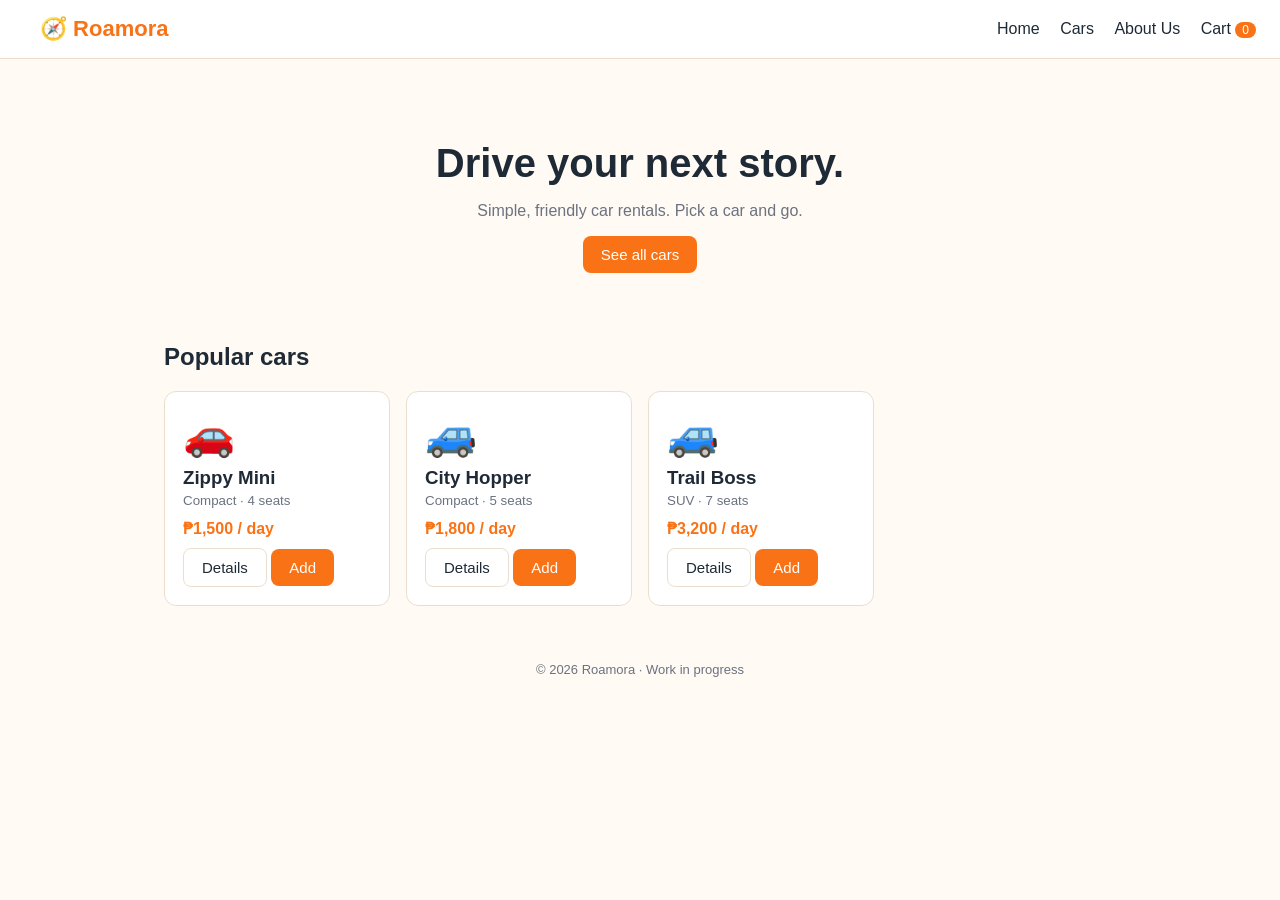
<file: index.html>
<!DOCTYPE html>
<html lang="en">
<head>
<meta charset="utf-8">
<meta name="viewport" content="width=device-width, initial-scale=1">
<title>Roamora - Home</title>
<link rel="stylesheet" href="style.css">
</head>
<body>
<nav>
  <a class="logo" href="index.html">🧭 Roamora</a>
  <div>
    <a href="index.html">Home</a>
    <a href="product.html">Cars</a>
    <a href="about.html">About Us</a>
    <a href="cart.html">Cart <span id="count">0</span></a>
  </div>
</nav>
<main>
<div class="hero">
  <h1>Drive your next story.</h1>
  <p>Simple, friendly car rentals. Pick a car and go.</p>
  <a class="btn" href="product.html">See all cars</a>
</div>
<h2>Popular cars</h2>
<div class="grid" id="list"></div>
</main>
<footer>© 2026 Roamora · Work in progress</footer>
<script src="script.js"></script>
<script>showCars("all", 3);</script></body></html>
</file>
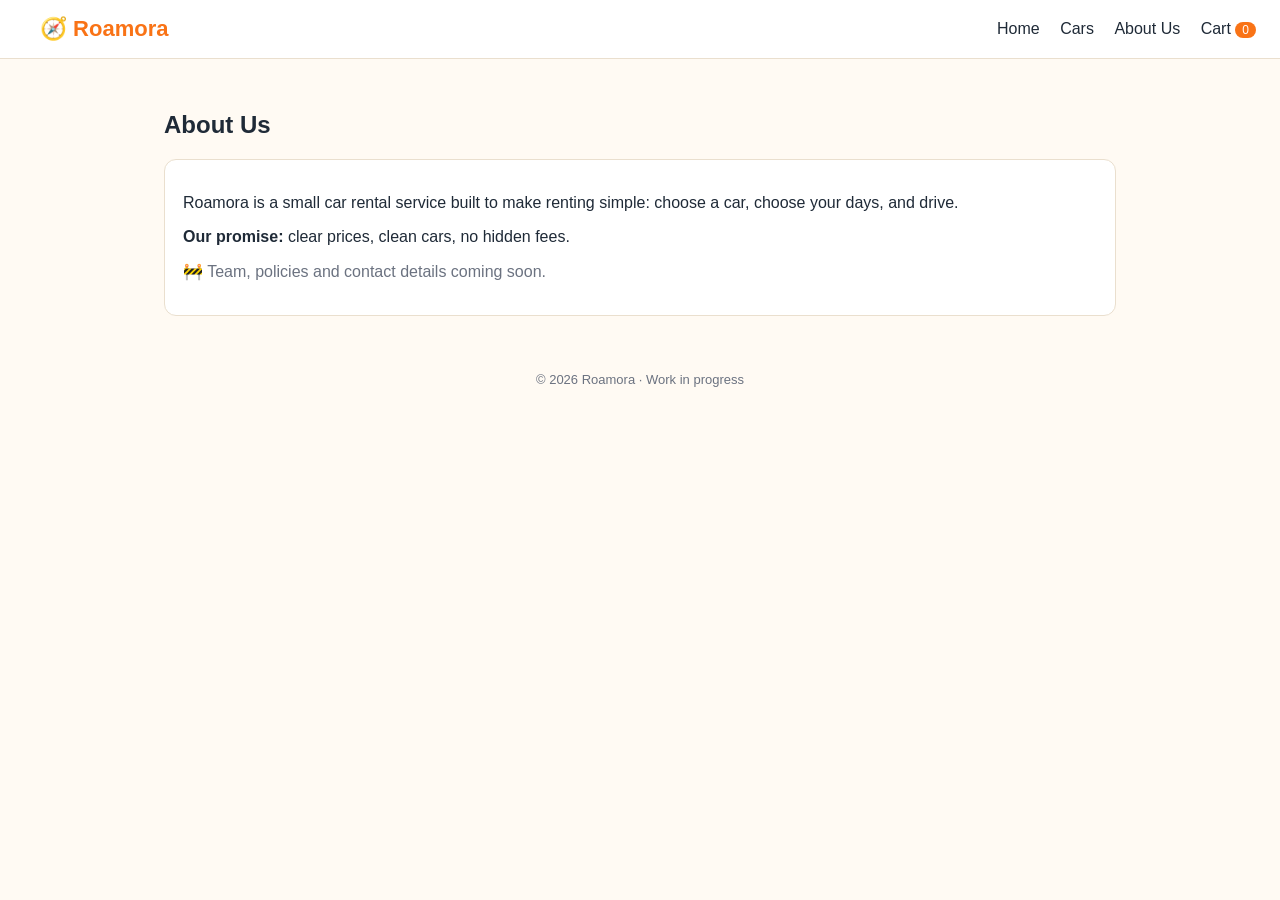
<file: about.html>
<!DOCTYPE html>
<html lang="en">
<head>
<meta charset="utf-8">
<meta name="viewport" content="width=device-width, initial-scale=1">
<title>Roamora - About Us</title>
<link rel="stylesheet" href="style.css">
</head>
<body>
<nav>
  <a class="logo" href="index.html">🧭 Roamora</a>
  <div>
    <a href="index.html">Home</a>
    <a href="product.html">Cars</a>
    <a href="about.html">About Us</a>
    <a href="cart.html">Cart <span id="count">0</span></a>
  </div>
</nav>
<main>
<h2>About Us</h2>
<div class="card">
  <p>Roamora is a small car rental service built to make renting simple: choose a car, choose your days, and drive.</p>
  <p><b>Our promise:</b> clear prices, clean cars, no hidden fees.</p>
  <p style="color:#6b7280">🚧 Team, policies and contact details coming soon.</p>
</div>
</main>
<footer>© 2026 Roamora · Work in progress</footer>
<script src="script.js"></script>
</body></html>
</file>
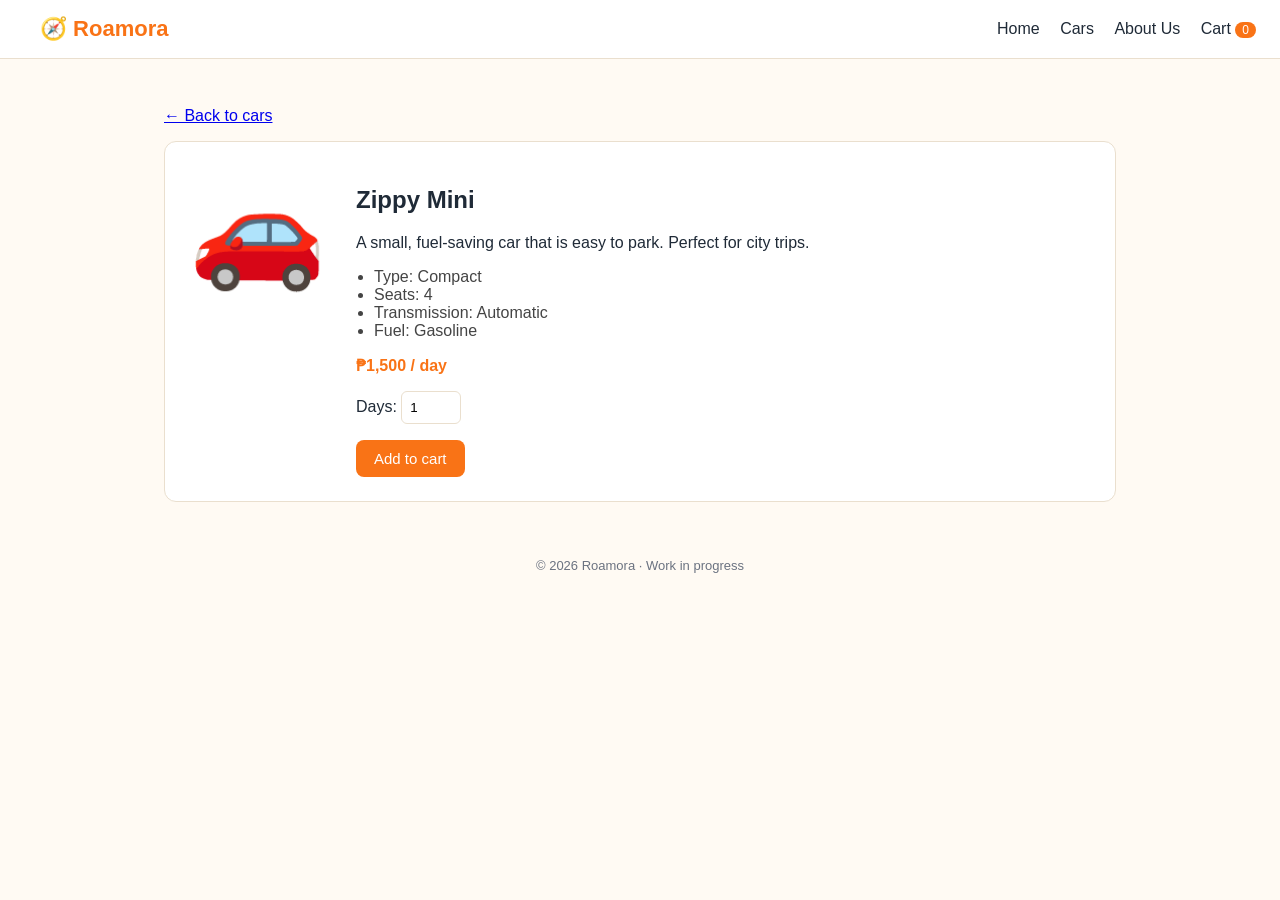
<file: product (2).html>
<!DOCTYPE html>
<html lang="en">
<head>
<meta charset="utf-8">
<meta name="viewport" content="width=device-width, initial-scale=1">
<title>Roamora - Zippy Mini</title>
<link rel="stylesheet" href="style.css">
</head>
<body>
<nav>
  <a class="logo" href="index.html">🧭 Roamora</a>
  <div>
    <a href="index.html">Home</a>
    <a href="product.html">Cars</a>
    <a href="about.html">About Us</a>
    <a href="cart.html">Cart <span id="count">0</span></a>
  </div>
</nav>
<main>
<p><a href="product.html">← Back to cars</a></p>
<div class="detail">
  <div class="big">🚗</div>
  <div>
    <h2>Zippy Mini</h2>
    <p>A small, fuel-saving car that is easy to park. Perfect for city trips.</p>
    <ul><li>Type: Compact</li><li>Seats: 4</li><li>Transmission: Automatic</li><li>Fuel: Gasoline</li></ul>
    <div class="price">₱1,500 / day</div>
    <p>Days: <input type="number" id="days" value="1" min="1" style="width:60px"></p>
    <button class="btn" onclick="addToCart(1)">Add to cart</button>
  </div>
</div>
</main>
<footer>© 2026 Roamora · Work in progress</footer>
<script src="script.js"></script>
</body></html>
</file>
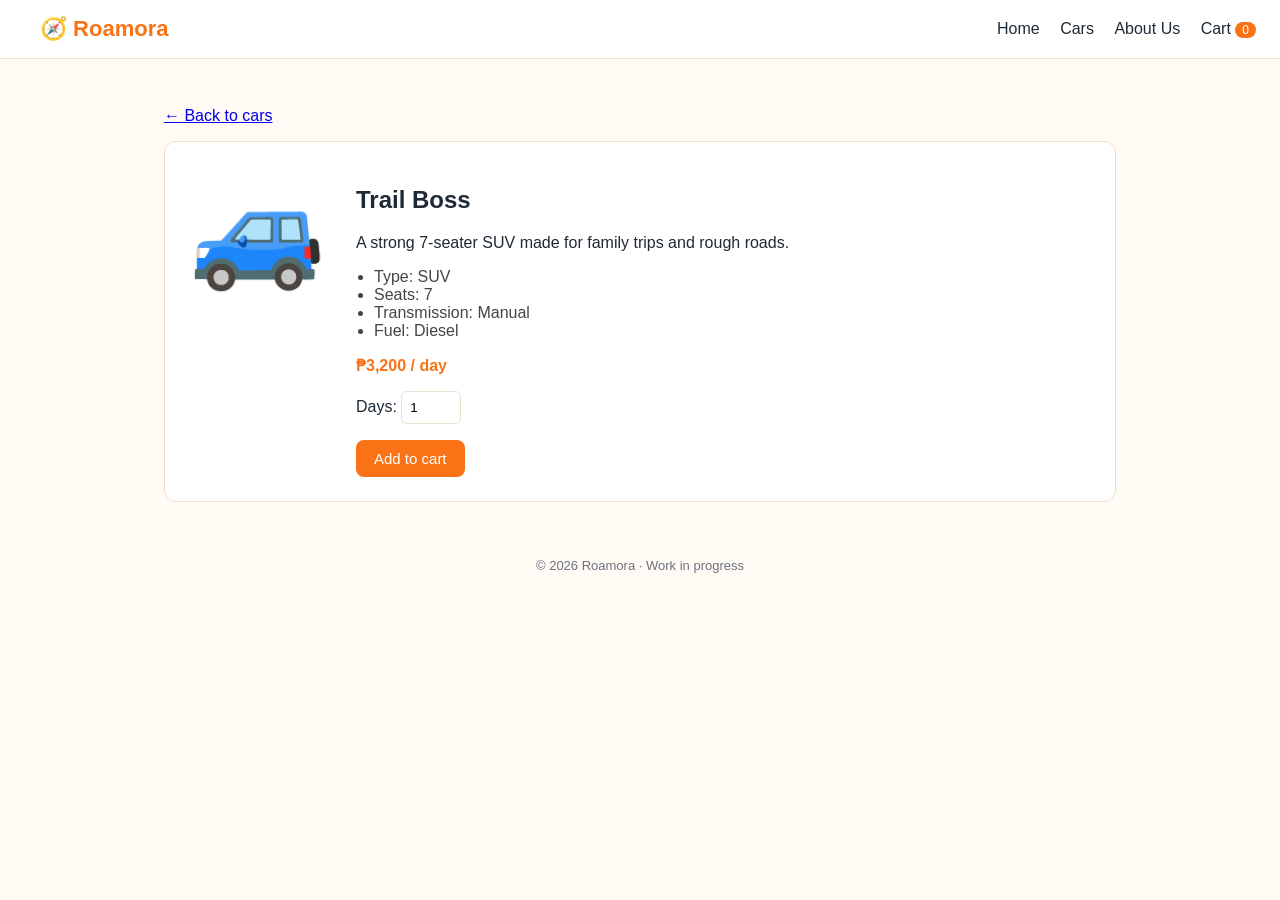
<file: product-details2.html>
<!DOCTYPE html>
<html lang="en">
<head>
<meta charset="utf-8">
<meta name="viewport" content="width=device-width, initial-scale=1">
<title>Roamora - Trail Boss</title>
<link rel="stylesheet" href="style.css">
</head>
<body>
<nav>
  <a class="logo" href="index.html">🧭 Roamora</a>
  <div>
    <a href="index.html">Home</a>
    <a href="product.html">Cars</a>
    <a href="about.html">About Us</a>
    <a href="cart.html">Cart <span id="count">0</span></a>
  </div>
</nav>
<main>
<p><a href="product.html">← Back to cars</a></p>
<div class="detail">
  <div class="big">🚙</div>
  <div>
    <h2>Trail Boss</h2>
    <p>A strong 7-seater SUV made for family trips and rough roads.</p>
    <ul><li>Type: SUV</li><li>Seats: 7</li><li>Transmission: Manual</li><li>Fuel: Diesel</li></ul>
    <div class="price">₱3,200 / day</div>
    <p>Days: <input type="number" id="days" value="1" min="1" style="width:60px"></p>
    <button class="btn" onclick="addToCart(3)">Add to cart</button>
  </div>
</div>
</main>
<footer>© 2026 Roamora · Work in progress</footer>
<script src="script.js"></script>
</body></html>
</file>
<file: style.css>
/* Roamora - shared styles */
*{box-sizing:border-box}
body{margin:0;font-family:Arial,sans-serif;background:#fffaf3;color:#1f2a37}
nav{display:flex;justify-content:space-between;align-items:center;padding:16px 24px;background:#fff;border-bottom:1px solid #eadfce}
.logo{font-weight:bold;font-size:22px;color:#f97316;text-decoration:none}
nav a{margin-left:16px;color:#1f2a37;text-decoration:none}
nav a:hover{color:#f97316}
main{max-width:1000px;margin:auto;padding:32px 24px}
.hero{text-align:center;padding:50px 0}
.hero h1{font-size:40px;margin:0 0 10px}
.hero p{color:#6b7280}
.btn{display:inline-block;background:#f97316;color:#fff;border:0;padding:10px 18px;border-radius:8px;font-size:15px;cursor:pointer;text-decoration:none}
.btn.alt{background:#fff;color:#1f2a37;border:1px solid #eadfce}
.grid{display:grid;grid-template-columns:repeat(auto-fill,minmax(220px,1fr));gap:16px}
.card{background:#fff;border:1px solid #eadfce;border-radius:12px;padding:18px}
.card .emoji{font-size:42px}
.card h3{margin:8px 0 2px}
.card small{color:#6b7280}
.price{color:#f97316;font-weight:bold;margin:10px 0}
.tabs{margin-bottom:16px}
.tabs button{margin-right:6px}
.detail{display:flex;gap:30px;flex-wrap:wrap;background:#fff;border:1px solid #eadfce;border-radius:12px;padding:24px}
.detail .big{font-size:110px}
.detail ul{padding-left:18px;color:#444}
input[type=number],input[type=text]{padding:8px;border:1px solid #eadfce;border-radius:6px}
table{width:100%;border-collapse:collapse;background:#fff}
th,td{padding:10px;border-bottom:1px solid #eadfce;text-align:left}
.total{font-size:20px;font-weight:bold;margin:16px 0}
footer{text-align:center;color:#6b7280;padding:24px;font-size:13px}
#count{background:#f97316;color:#fff;border-radius:10px;padding:1px 7px;font-size:12px}
</file>
